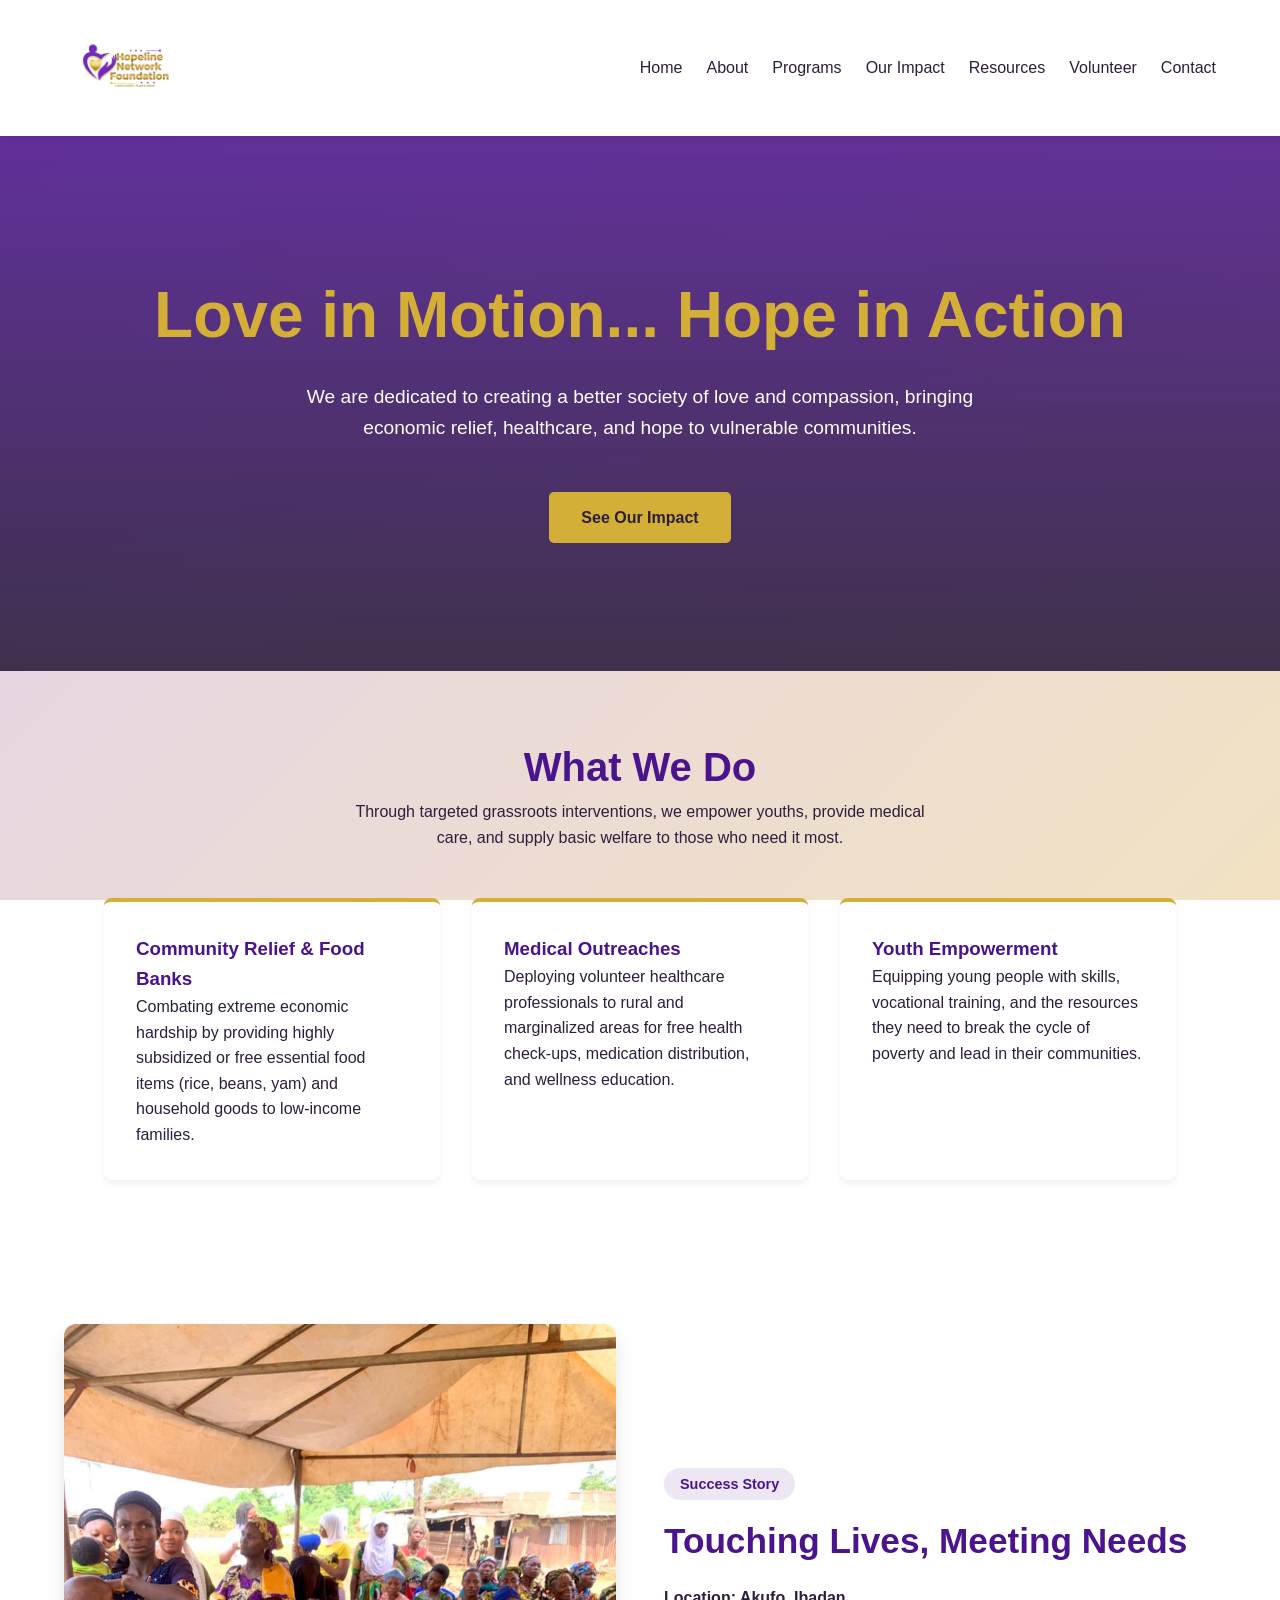
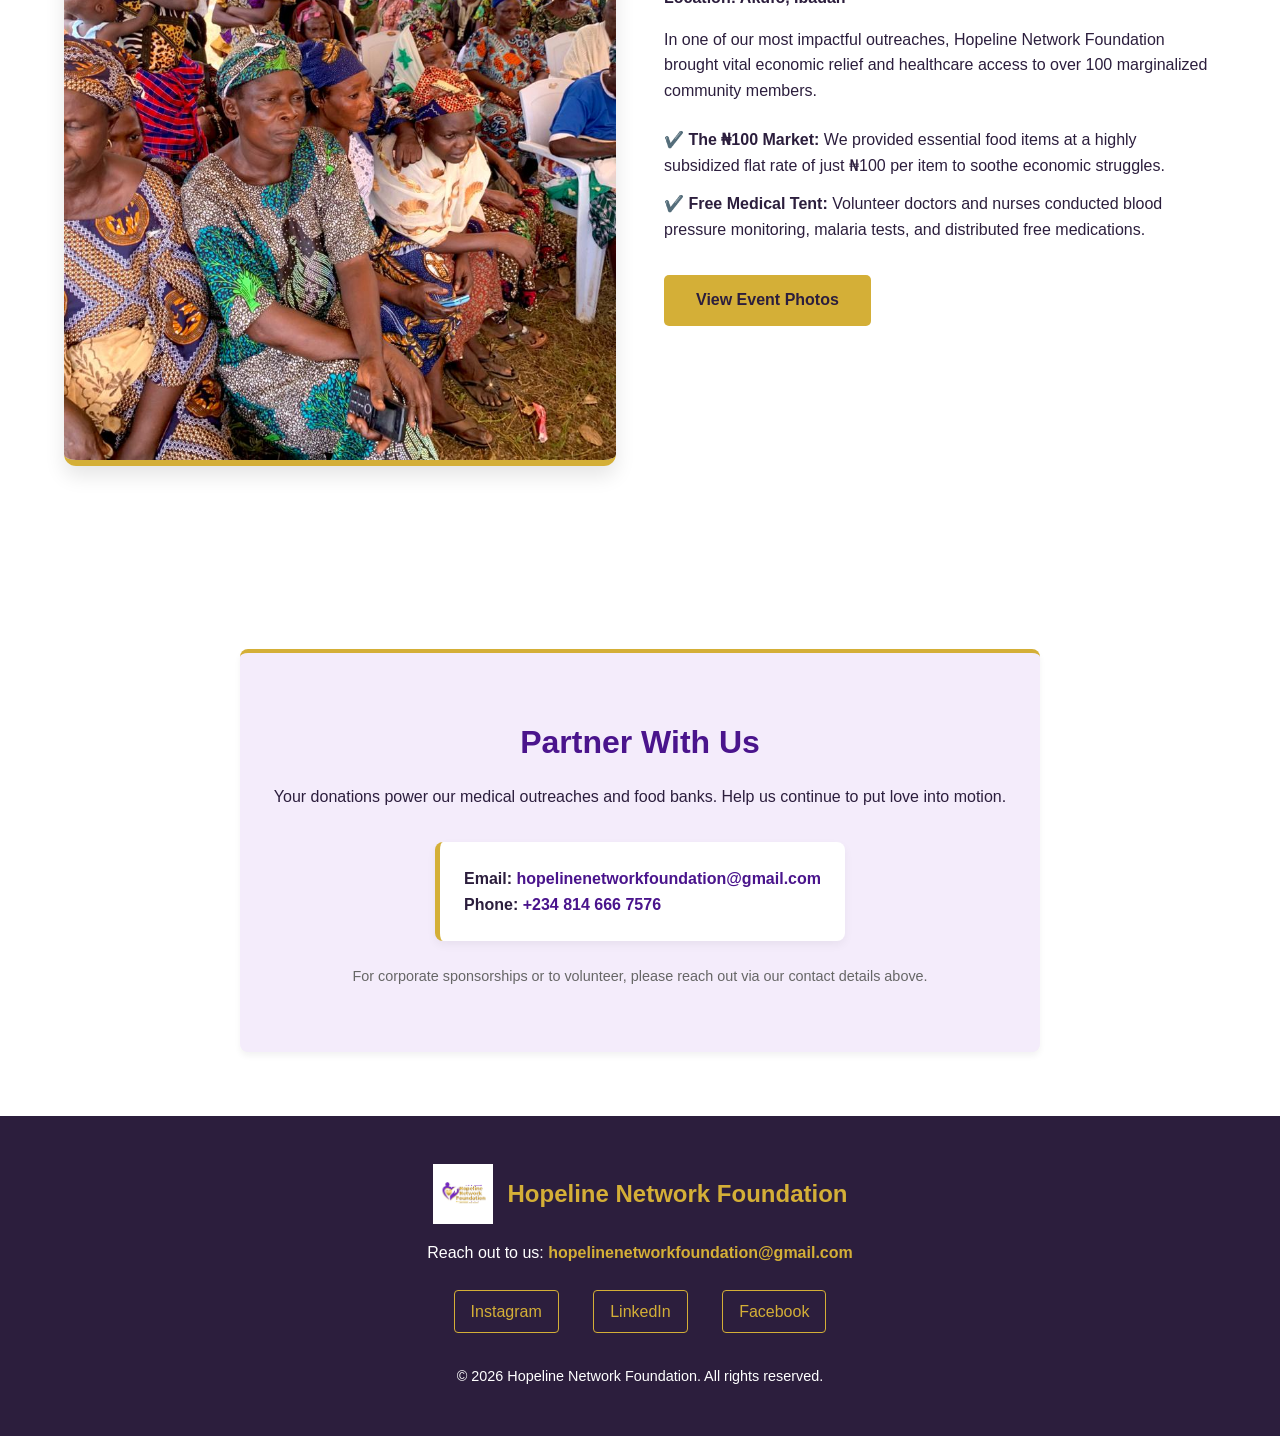
<file: index.html>
<!DOCTYPE html>
<html lang="en">
<head>
    <meta charset="UTF-8">
    <meta name="viewport" content="width=device-width, initial-scale=1.0">
    <title>Hopeline Network Foundation | Home</title>
    <link rel="stylesheet" href="styles.css">
</head>
<body>
    
    <header>
        <nav class="main-nav">
            <a href="index.html" class="logo">
                <img src="logo.png" alt="Hopeline Network Logo"> 
            </a>
            
            <ul class="nav-links">
                <li><a href="index.html">Home</a></li>
                <li><a href="about.html">About</a></li>
                <li><a href="work.html">Programs</a></li>
                <li><a href="impact.html">Our Impact</a></li>
                <li><a href="resources.html">Resources</a></li>
                <li><a href="volunteer.html">Volunteer</a></li>
                <li><a href="contact.html">Contact</a></li>
            </ul>
        </nav>
    </header>

    <section class="hero animate-fade">
        <h1 class="animate-up">Love in Motion... Hope in Action</h1>
        <p class="animate-up">We are dedicated to creating a better society of love and compassion, bringing economic relief, healthcare, and hope to vulnerable communities.</p>
        <a href="impact.html" class="btn animate-up" style="margin-top: 1rem;">See Our Impact</a>
    </section>

    <div id="programs" class="container">
        <div style="text-align: center; margin-bottom: 3rem;">
            <h2 class="animate-up" style="color: var(--primary); font-size: 2.5rem;">What We Do</h2>
            <p class="animate-up" style="max-width: 600px; margin: auto;">Through targeted grassroots interventions, we empower youths, provide medical care, and supply basic welfare to those who need it most.</p>
        </div>

        <div class="grid-3">
            <div class="card animate-up">
                <h3 style="color: var(--primary);">Community Relief & Food Banks</h3>
                <p>Combating extreme economic hardship by providing highly subsidized or free essential food items (rice, beans, yam) and household goods to low-income families.</p>
            </div>
            <div class="card animate-up" style="transition-delay: 0.2s;">
                <h3 style="color: var(--primary);">Medical Outreaches</h3>
                <p>Deploying volunteer healthcare professionals to rural and marginalized areas for free health check-ups, medication distribution, and wellness education.</p>
            </div>
            <div class="card animate-up" style="transition-delay: 0.4s;">
                <h3 style="color: var(--primary);">Youth Empowerment</h3>
                <p>Equipping young people with skills, vocational training, and the resources they need to break the cycle of poverty and lead in their communities.</p>
            </div>
        </div>
    </div>

    <section id="impact" style="background-color: var(--white); padding: 5rem 5%;">
        <div class="container" style="padding: 0; display: flex; flex-wrap: wrap; align-items: center; gap: 3rem;">
            
            <div style="flex: 1; min-width: 300px;" class="animate-up">
                <img src="./2 (5).jpg" alt="Medical Outreach" style="width: 100%; border-radius: 12px; box-shadow: 0 10px 20px rgba(0,0,0,0.1); border-bottom: 6px solid var(--secondary);">
            </div>

            <div style="flex: 1; min-width: 300px;" class="animate-up">
                <span style="background: rgba(74, 20, 140, 0.1); color: var(--primary); padding: 0.5rem 1rem; border-radius: 20px; font-weight: bold; font-size: 0.9rem;">Success Story</span>
                <h2 style="color: var(--primary); font-size: 2.2rem; margin: 1rem 0;">Touching Lives, Meeting Needs</h2>
                <p style="margin-bottom: 1rem;"><strong>Location: Akufo, Ibadan</strong></p>
                <p style="margin-bottom: 1.5rem;">In one of our most impactful outreaches, Hopeline Network Foundation brought vital economic relief and healthcare access to over 100 marginalized community members. </p>
                <ul style="list-style: none; margin-bottom: 2rem;">
                    <li style="margin-bottom: 0.8rem;">✔️ <strong>The ₦100 Market:</strong> We provided essential food items at a highly subsidized flat rate of just ₦100 per item to soothe economic struggles.</li>
                    <li style="margin-bottom: 0.8rem;">✔️ <strong>Free Medical Tent:</strong> Volunteer doctors and nurses conducted blood pressure monitoring, malaria tests, and distributed free medications.</li>
                </ul>
                <a href="impact.html#gallery" class="btn">View Event Photos</a>
            </div>
        </div>
    </section>

    <section id="donate" class="container" style="text-align: center; margin-top: 2rem;">
        <div class="card animate-up" style="background: var(--light); max-width: 800px; margin: auto; padding: 4rem 2rem;">
            <h2 style="color: var(--primary); margin-bottom: 1rem; font-size: 2rem;">Partner With Us</h2>
            <p style="margin-bottom: 2rem;">Your donations power our medical outreaches and food banks. Help us continue to put love into motion.</p>
            
            <div style="background: var(--white); padding: 1.5rem; border-radius: 8px; display: inline-block; text-align: left; margin-bottom: 1.5rem; border-left: 5px solid var(--secondary); box-shadow: 0 4px 10px rgba(0,0,0,0.05);">
                <p><strong>Email:</strong> <a href="mailto:hopelinenetworkfoundation@gmail.com" style="color: var(--primary); font-weight: bold;">hopelinenetworkfoundation@gmail.com</a></p>
                <p><strong>Phone:</strong> <span style="color: var(--primary); font-weight: bold;">+234 814 666 7576</span></p>
            </div>
            
            <p style="font-size: 0.9rem; color: #666;">For corporate sponsorships or to volunteer, please reach out via our contact details above.</p>
        </div>
    </section>

    <footer>
        <div style="display: flex; justify-content: center; align-items: center; margin-bottom: 1rem;">
            <img src="logo.png" alt="Hopeline Logo" style="height: 60px; margin-right: 15px;">
            <h2 style="color: var(--secondary);">Hopeline Network Foundation</h2>
        </div>
        
        <div class="footer-contact">
            <p>Reach out to us: <a href="mailto:hopelinenetworkfoundation@gmail.com">hopelinenetworkfoundation@gmail.com</a></p>
        </div>

        <div class="social-links">
            <a href="https://www.instagram.com/hln_foundation?igsh=eTh5MHIzdDdvbXdl" target="_blank">Instagram</a>
            <a href="https://www.linkedin.com/company/hln-foundation/" target="_blank">LinkedIn</a>
            <a href="https://www.facebook.com/share/1P5WbY55Pj/" target="_blank">Facebook</a>
        </div>

        <p style="font-size: 0.9rem; margin-top: 2rem;">&copy; 2026 Hopeline Network Foundation. All rights reserved.</p>
    </footer>

    <script src="app.js"></script>
</body>
</html>
</file>
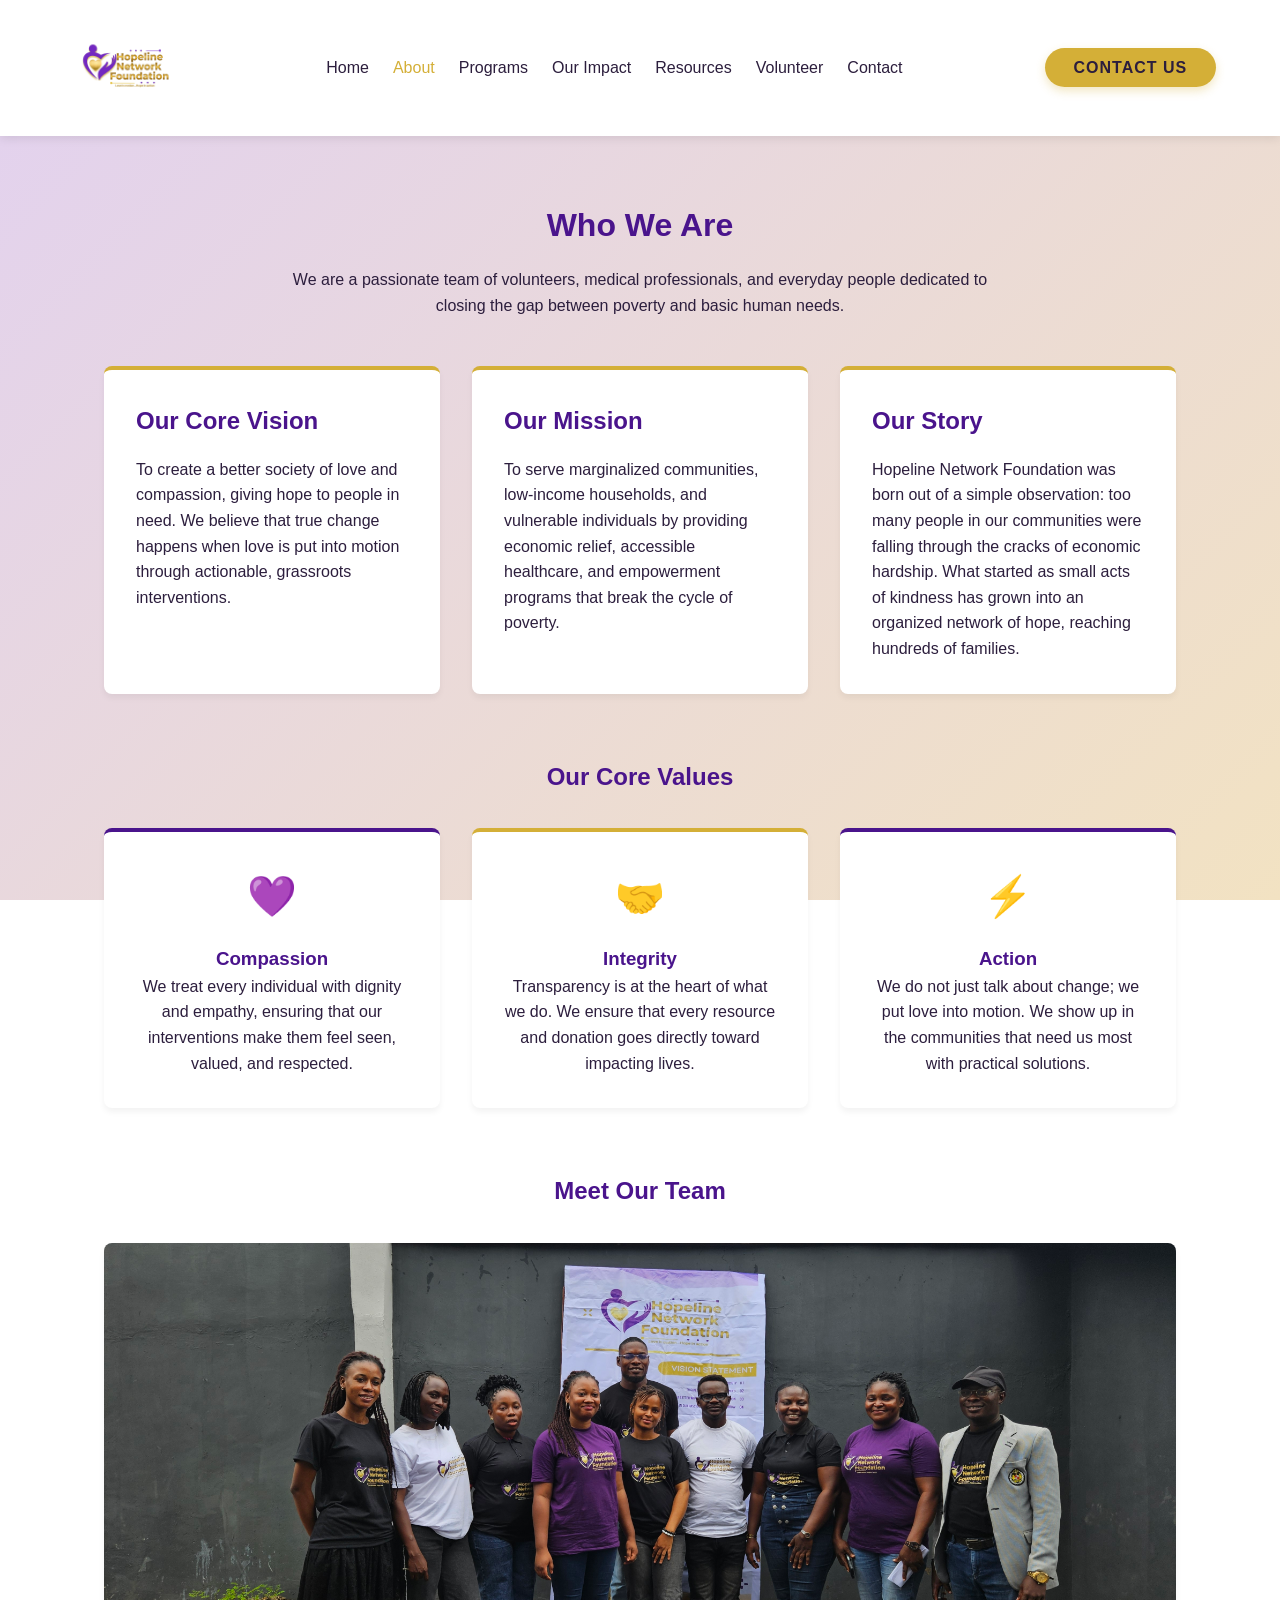
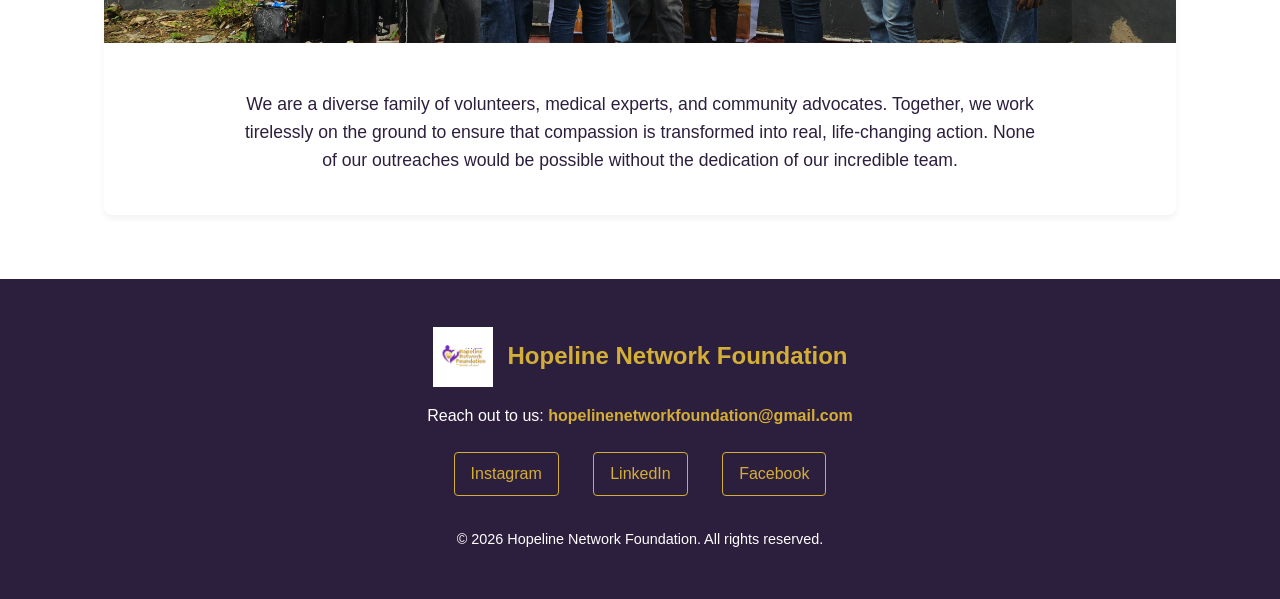
<file: about.html>
<!DOCTYPE html>
<html lang="en">
<head>
    <meta charset="UTF-8">
    <meta name="viewport" content="width=device-width, initial-scale=1.0">
    <title>Hopeline Network Foundation | About Us</title>
    <link rel="stylesheet" href="styles.css">
</head>
<body>
    <header>
        <nav class="main-nav">
            <a href="index.html" class="logo"><img src="logo.png" alt="Hopeline Logo"></a>
            <ul class="nav-links">
                <li><a href="index.html">Home</a></li><li><a href="about.html" style="color: var(--secondary);">About</a></li><li><a href="work.html">Programs</a></li><li><a href="impact.html">Our Impact</a></li><li><a href="resources.html">Resources</a></li><li><a href="volunteer.html">Volunteer</a></li><li><a href="contact.html">Contact</a></li>
            </ul>
            <div class="nav-cta"><a href="contact.html" class="btn-donate">Contact Us</a></div>
        </nav>
    </header>

    <div class="container">
        <h1 class="animate-up" style="margin-bottom: 1rem; color: var(--primary); text-align: center;">Who We Are</h1>
        <p class="animate-up" style="text-align: center; margin-bottom: 3rem; max-width: 700px; margin-left: auto; margin-right: auto;">We are a passionate team of volunteers, medical professionals, and everyday people dedicated to closing the gap between poverty and basic human needs.</p>
        
        <div class="grid-3" style="margin-bottom: 3rem;">
            <div class="card animate-up">
                <h2 style="color: var(--primary); margin-bottom: 1rem;">Our Core Vision</h2>
                <p>To create a better society of love and compassion, giving hope to people in need. We believe that true change happens when love is put into motion through actionable, grassroots interventions.</p>
            </div>
            
            <div class="card animate-up" style="transition-delay: 0.2s;">
                <h2 style="color: var(--primary); margin-bottom: 1rem;">Our Mission</h2>
                <p>To serve marginalized communities, low-income households, and vulnerable individuals by providing economic relief, accessible healthcare, and empowerment programs that break the cycle of poverty.</p>
            </div>

            <div class="card animate-up" style="transition-delay: 0.4s;">
                <h2 style="color: var(--primary); margin-bottom: 1rem;">Our Story</h2>
                <p>Hopeline Network Foundation was born out of a simple observation: too many people in our communities were falling through the cracks of economic hardship. What started as small acts of kindness has grown into an organized network of hope, reaching hundreds of families.</p>
            </div>
        </div>

        <h2 class="animate-up" style="color: var(--primary); text-align: center; margin-bottom: 2rem; margin-top: 4rem;">Our Core Values</h2>
        <div class="grid-3" style="text-align: center; margin-bottom: 4rem;">
            <div class="card animate-up" style="border-top: 4px solid var(--primary);">
                <div style="font-size: 2.5rem; margin-bottom: 1rem;">💜</div>
                <h3 style="color: var(--primary);">Compassion</h3>
                <p>We treat every individual with dignity and empathy, ensuring that our interventions make them feel seen, valued, and respected.</p>
            </div>
            
            <div class="card animate-up" style="transition-delay: 0.2s; border-top: 4px solid var(--secondary);">
                <div style="font-size: 2.5rem; margin-bottom: 1rem;">🤝</div>
                <h3 style="color: var(--primary);">Integrity</h3>
                <p>Transparency is at the heart of what we do. We ensure that every resource and donation goes directly toward impacting lives.</p>
            </div>

            <div class="card animate-up" style="transition-delay: 0.4s; border-top: 4px solid var(--primary);">
                <div style="font-size: 2.5rem; margin-bottom: 1rem;">⚡</div>
                <h3 style="color: var(--primary);">Action</h3>
                <p>We do not just talk about change; we put love into motion. We show up in the communities that need us most with practical solutions.</p>
            </div>
        </div>

        <!-- NEW: Meet Our Team & Group Photo Section -->
        <h2 class="animate-up" style="color: var(--primary); text-align: center; margin-bottom: 2rem;">Meet Our Team</h2>
        <div class="card animate-up" style="padding: 0; overflow: hidden; text-align: center; border-top: none;">
            <!-- Placeholder Group Photo - Replace the src link with your actual team photo later -->
            <img src="./20260530_152450.jpg" alt="Hopeline Network Team" style="width: 100%; height: 400px; object-fit: cover;">
            <div style="padding: 2.5rem 2rem;">
                <p style="font-size: 1.1rem; max-width: 800px; margin: 0 auto; color: var(--dark);">We are a diverse family of volunteers, medical experts, and community advocates. Together, we work tirelessly on the ground to ensure that compassion is transformed into real, life-changing action. None of our outreaches would be possible without the dedication of our incredible team.</p>
            </div>
        </div>
    </div>

    <footer>
        <div style="display: flex; justify-content: center; align-items: center; margin-bottom: 1rem;">
            <img src="logo.png" alt="Hopeline Logo" style="height: 60px; margin-right: 15px;">
            <h2 style="color: var(--secondary);">Hopeline Network Foundation</h2>
        </div>
        <div class="footer-contact"><p>Reach out to us: <a href="mailto:hopelinenetworkfoundation@gmail.com">hopelinenetworkfoundation@gmail.com</a></p></div>
        
        <div class="social-links">
            <a href="#" target="_blank">Instagram</a>
            <a href="#" target="_blank">LinkedIn</a>
            <a href="#" target="_blank">Facebook</a>
        </div>

        <p style="font-size: 0.9rem; margin-top: 2rem;">&copy; 2026 Hopeline Network Foundation. All rights reserved.</p>
    </footer>
    <script src="app.js"></script>
</body>
</html>
</file>
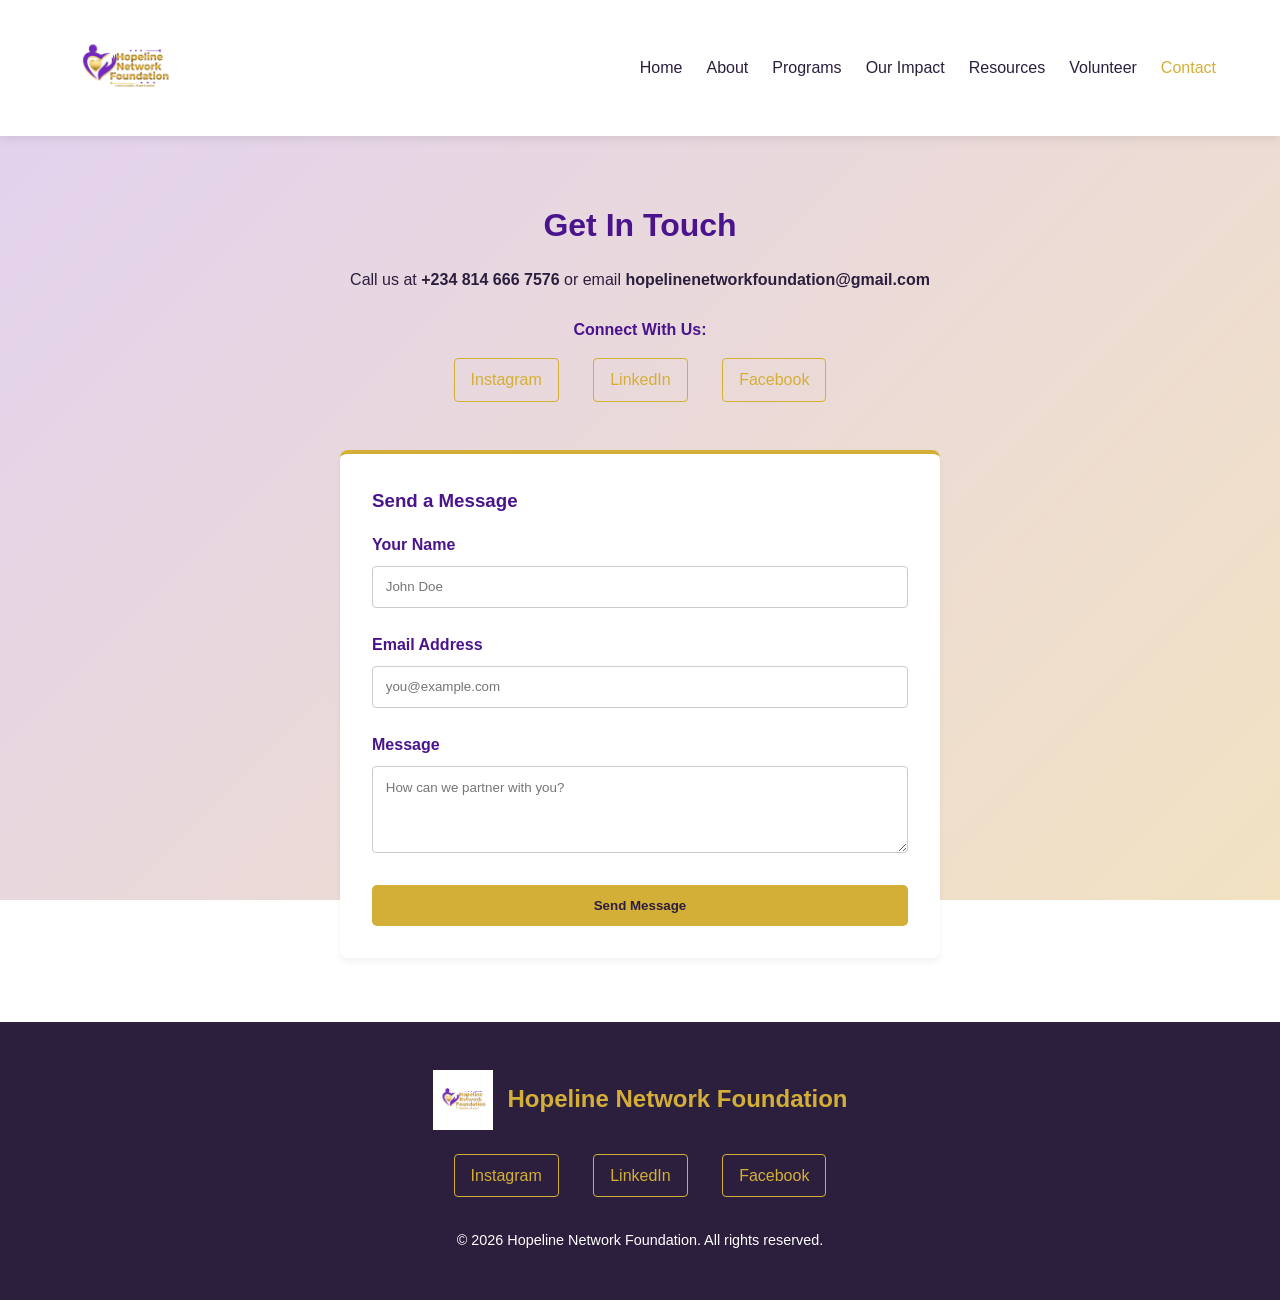
<file: contact.html>
<!DOCTYPE html>
<html lang="en">
<head>
    <meta charset="UTF-8">
    <title>Hopeline Network Foundation | Contact</title>
    <link rel="stylesheet" href="styles.css">
</head>
<body>
    <header>
        <nav class="main-nav">
            <a href="index.html" class="logo"><img src="logo.png" alt="Hopeline Logo"></a>
            <ul class="nav-links">
                <li><a href="index.html">Home</a></li><li><a href="about.html">About</a></li><li><a href="work.html">Programs</a></li><li><a href="impact.html">Our Impact</a></li><li><a href="resources.html">Resources</a></li><li><a href="volunteer.html">Volunteer</a></li><li><a href="contact.html" style="color: var(--secondary);">Contact</a></li>
            </ul>
        </nav>
    </header>

    <div class="container">
        <h1 class="animate-up" style="text-align: center; margin-bottom: 1rem; color: var(--primary);">Get In Touch</h1>
        <p class="animate-up" style="text-align: center; margin-bottom: 1.5rem;">Call us at <strong>+234 814 666 7576</strong> or email <strong>hopelinenetworkfoundation@gmail.com</strong></p>
        
        <!-- Added Socials to Main Contact Area -->
        <div class="social-links animate-up" style="text-align: center; margin-bottom: 3rem;">
            <p style="margin-bottom: 1rem; color: var(--primary); font-weight: bold;">Connect With Us:</p>
            <a href="https://www.instagram.com/hln_foundation?igsh=eTh5MHIzdDdvbXdl" target="_blank">Instagram</a>
            <a href="https://www.linkedin.com/company/hln-foundation/" target="_blank">LinkedIn</a>
            <a href="https://www.facebook.com/share/1P5WbY55Pj/" target="_blank">Facebook</a>
        </div>
        
        <div style="max-width: 600px; margin: 0 auto;">
            <div class="card animate-up">
                <h3 style="color: var(--primary); margin-bottom: 1rem;">Send a Message</h3>
                <form>
                    <div class="form-group">
                        <label>Your Name</label>
                        <input type="text" placeholder="John Doe">
                    </div>
                    <div class="form-group">
                        <label>Email Address</label>
                        <input type="email" placeholder="you@example.com">
                    </div>
                    <div class="form-group">
                        <label>Message</label>
                        <textarea rows="4" placeholder="How can we partner with you?"></textarea>
                    </div>
                    <button type="button" class="btn" style="width: 100%;">Send Message</button>
                </form>
            </div>
        </div>
    </div>

    <footer>
        <div style="display: flex; justify-content: center; align-items: center; margin-bottom: 1rem;">
            <img src="logo.png" alt="Hopeline Logo" style="height: 60px; margin-right: 15px;">
            <h2 style="color: var(--secondary);">Hopeline Network Foundation</h2>
        </div>
        
        <!-- Added Socials to Footer -->
        <div class="social-links">
            <a href="https://www.instagram.com/hln_foundation?igsh=eTh5MHIzdDdvbXdl" target="_blank">Instagram</a>
            <a href="https://www.linkedin.com/company/hln-foundation/" target="_blank">LinkedIn</a>
            <a href="https://www.facebook.com/share/1P5WbY55Pj/" target="_blank">Facebook</a>
        </div>

        <p style="font-size: 0.9rem; margin-top: 2rem;">&copy; 2026 Hopeline Network Foundation. All rights reserved.</p>
    </footer>
    <script src="app.js"></script>
</body>
</html>
</file>
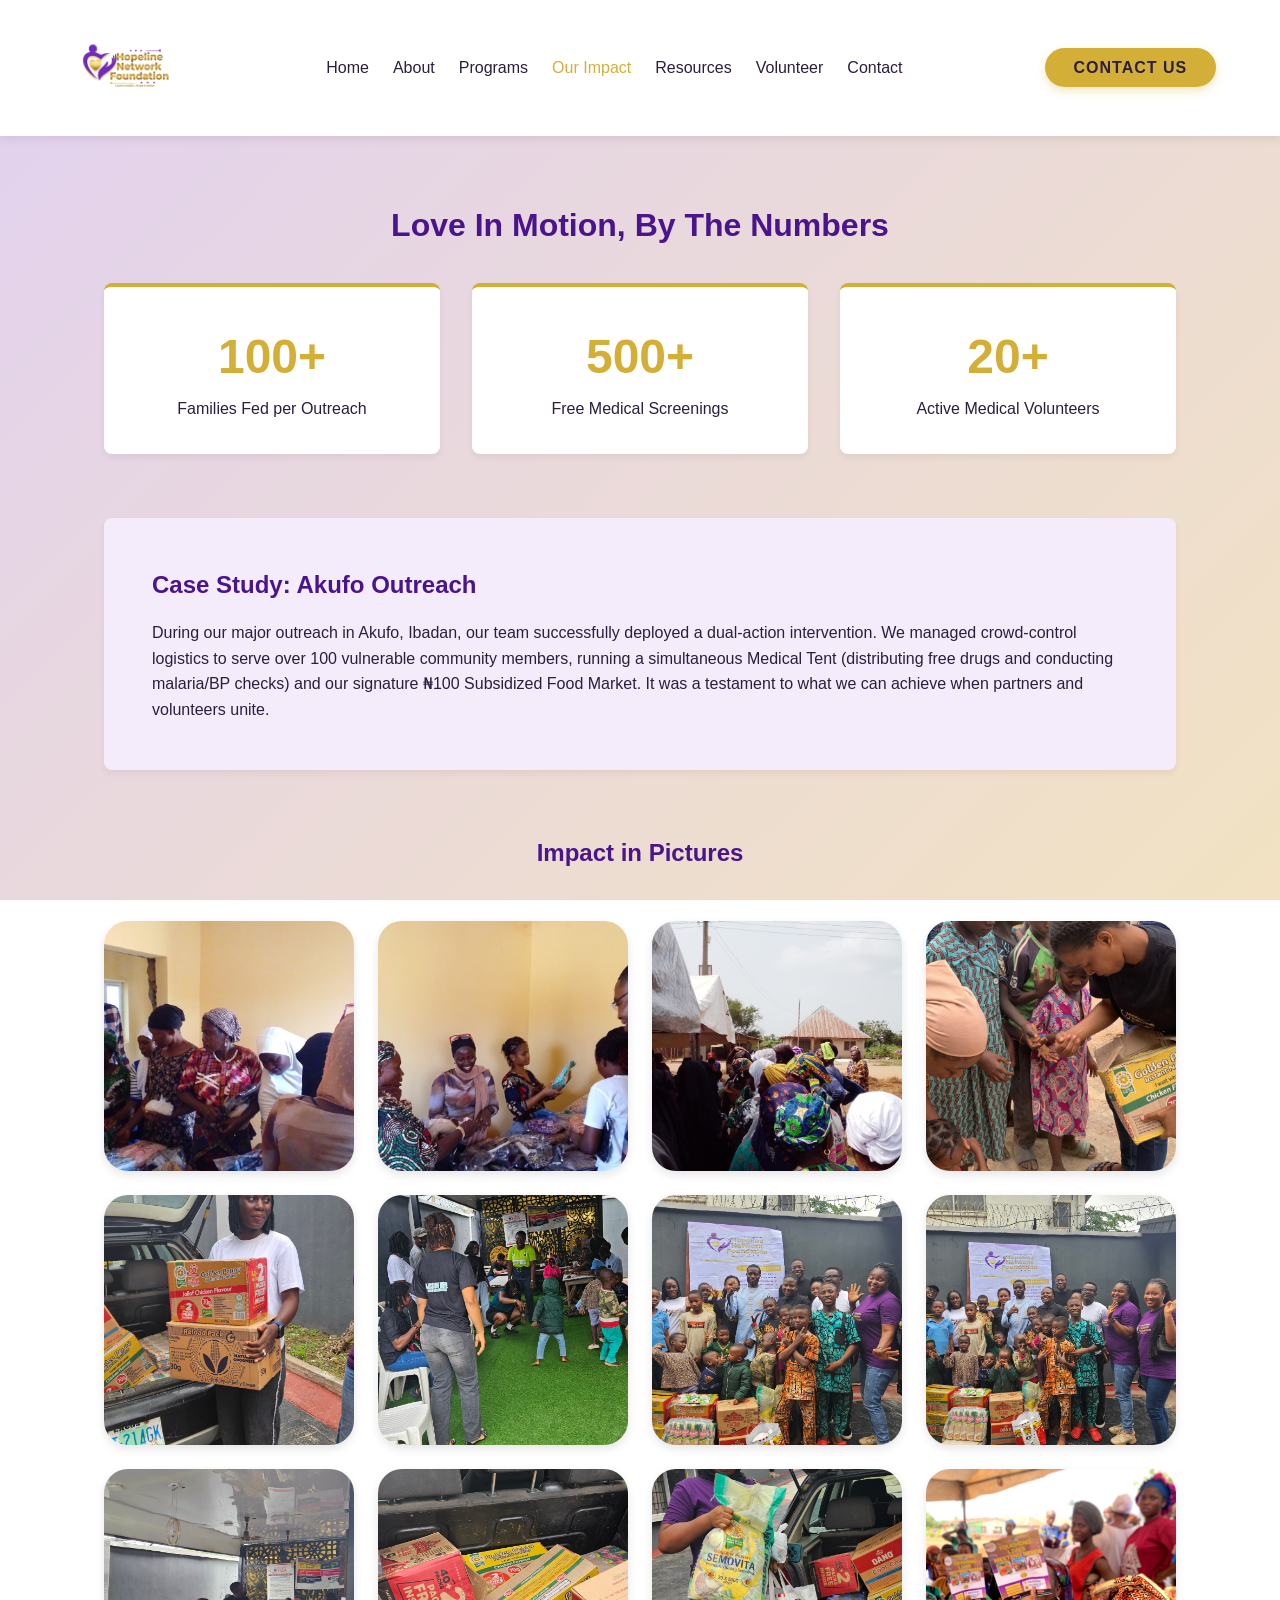
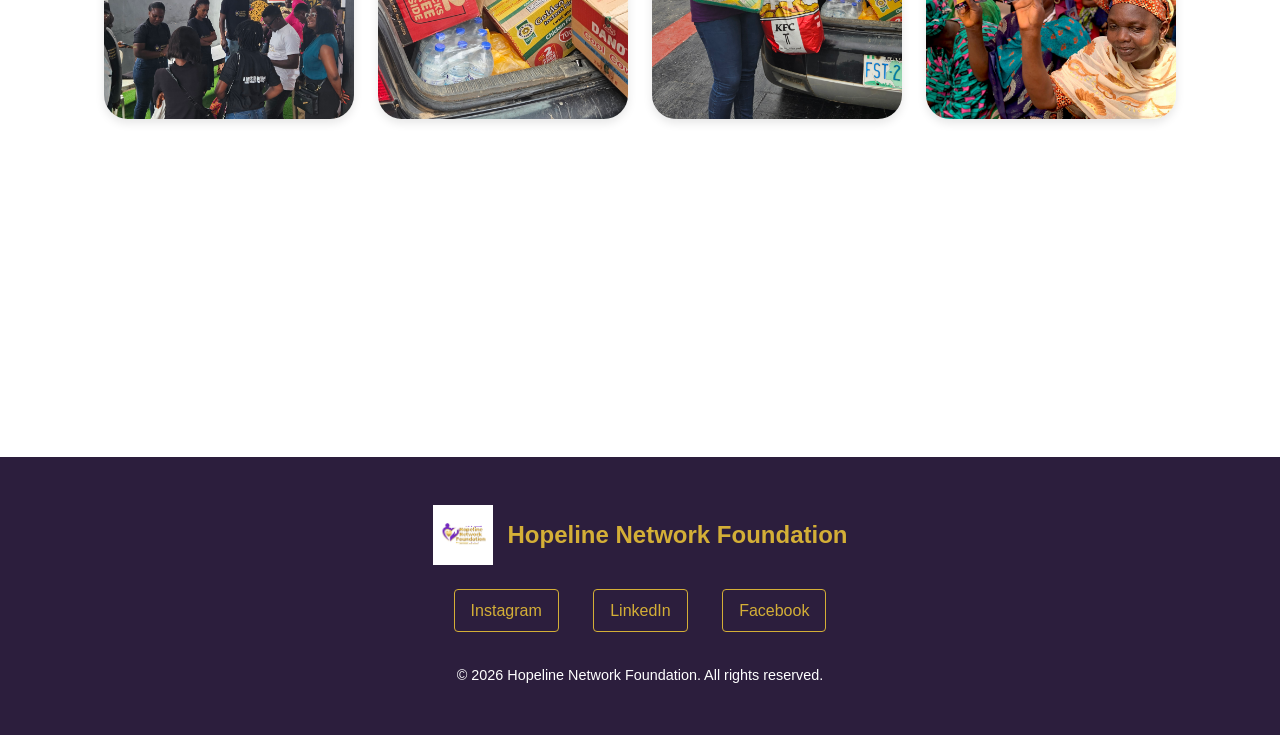
<file: impact.html>
<!DOCTYPE html>
<html lang="en">
<head>
    <meta charset="UTF-8">
    <title>Hopeline Network Foundation | Impact</title>
    <link rel="stylesheet" href="styles.css">
</head>
<body>
    <header>
        <nav class="main-nav">
            <a href="index.html" class="logo"><img src="logo.png" alt="Hopeline Logo"></a>
            <ul class="nav-links">
                <li><a href="index.html">Home</a></li><li><a href="about.html">About</a></li><li><a href="work.html">Programs</a></li><li><a href="impact.html" style="color: var(--secondary);">Our Impact</a></li><li><a href="resources.html">Resources</a></li><li><a href="volunteer.html">Volunteer</a></li><li><a href="contact.html">Contact</a></li>
            </ul>
            <div class="nav-cta"><a href="contact.html" class="btn-donate">Contact Us</a></div>
        </nav>
    </header>

    <div class="container">
        <h1 class="animate-up" style="text-align: center; color: var(--primary); margin-bottom: 1rem;">Love In Motion, By The Numbers</h1>
        
        <div class="grid-3" style="text-align: center; margin-bottom: 4rem;">
            <div class="card animate-up">
                <h2 style="font-size: 3rem; color: var(--secondary);">100+</h2>
                <p>Families Fed per Outreach</p>
            </div>
            <div class="card animate-up" style="transition-delay: 0.2s;">
                <h2 style="font-size: 3rem; color: var(--secondary);">500+</h2>
                <p>Free Medical Screenings</p>
            </div>
            <div class="card animate-up" style="transition-delay: 0.4s;">
                <h2 style="font-size: 3rem; color: var(--secondary);">20+</h2>
                <p>Active Medical Volunteers</p>
            </div>
        </div>

        <div class="card animate-up" style="background: var(--light); border: none; padding: 3rem; margin-bottom: 4rem;">
            <h2 style="color: var(--primary); margin-bottom: 1rem;">Case Study: Akufo Outreach</h2>
            <p>During our major outreach in Akufo, Ibadan, our team successfully deployed a dual-action intervention. We managed crowd-control logistics to serve over 100 vulnerable community members, running a simultaneous Medical Tent (distributing free drugs and conducting malaria/BP checks) and our signature ₦100 Subsidized Food Market. It was a testament to what we can achieve when partners and volunteers unite.</p>
        </div>

        <!-- Linked 15 Image Gallery -->
        <div id="gallery">
            <h2 class="animate-up" style="text-align: center; color: var(--primary); margin-bottom: 3rem;">Impact in Pictures</h2>
            <div style="display: grid; grid-template-columns: repeat(auto-fit, minmax(250px, 1fr)); gap: 1.5rem;">
                
                <!-- Row 1 -->
                <img src="./IMG-20251213-WA0029.jpg" class="gallery-img animate-up" alt="Outreach Photo 1">
                <img src="./IMG-20251213-WA0032.jpg" class="gallery-img animate-up" style="transition-delay: 0.1s;" alt="Outreach Photo 2">
                <img src="./IMG-20251213-WA0069.jpg" class="gallery-img animate-up" style="transition-delay: 0.2s;" alt="Outreach Photo 3">
                <img src="./IMG-20251215-WA0151.jpg" class="gallery-img animate-up" style="transition-delay: 0.3s;" alt="Outreach Photo 4">
                
                <!-- Row 2 -->
                <img src="./1 (1).jpg" class="gallery-img animate-up" alt="Outreach Photo 5">
                <img src="./1 (2).jpg" class="gallery-img animate-up" style="transition-delay: 0.1s;" alt="Outreach Photo 6">
                <img src="./1 (3).jpg" class="gallery-img animate-up" style="transition-delay: 0.2s;" alt="Outreach Photo 7">
                <img src="./1 (4).jpg" class="gallery-img animate-up" style="transition-delay: 0.3s;" alt="Outreach Photo 8">
                
                <!-- Row 3 -->
                <img src="./1 (5).jpg" class="gallery-img animate-up" alt="Outreach Photo 9">
                <img src="./1 (6).jpg" class="gallery-img animate-up" style="transition-delay: 0.1s;" alt="Outreach Photo 10">
                <img src="./1 (7).jpg" class="gallery-img animate-up" style="transition-delay: 0.2s;" alt="Outreach Photo 11">
                <img src="./2 (1).jpg" class="gallery-img animate-up" style="transition-delay: 0.3s;" alt="Outreach Photo 12">

                <!-- Row 4 -->
                <img src="./2 (2).jpg" class="gallery-img animate-up" alt="Outreach Photo 13">
                <img src="./2 (3).jpg" class="gallery-img animate-up" style="transition-delay: 0.1s;" alt="Outreach Photo 14">
                <img src="./2 (4).jpg" class="gallery-img animate-up" style="transition-delay: 0.2s;" alt="Outreach Photo 15">
            </div>
        </div>
    </div>

    <footer>
        <div style="display: flex; justify-content: center; align-items: center; margin-bottom: 1rem;">
            <img src="logo.png" alt="Hopeline Logo" style="height: 60px; margin-right: 15px;">
            <h2 style="color: var(--secondary);">Hopeline Network Foundation</h2>
        </div>
        
        <div class="social-links">
            <a href="https://www.instagram.com/hln_foundation?igsh=eTh5MHIzdDdvbXdl" target="_blank">Instagram</a>
            <a href="https://www.linkedin.com/company/hln-foundation/" target="_blank">LinkedIn</a>
            <a href="https://www.facebook.com/share/1P5WbY55Pj/" target="_blank">Facebook</a>
        </div>

        <p style="font-size: 0.9rem; margin-top: 2rem;">&copy; 2026 Hopeline Network Foundation. All rights reserved.</p>
    </footer>
    <script src="app.js"></script>
</body>
</html>
</file>
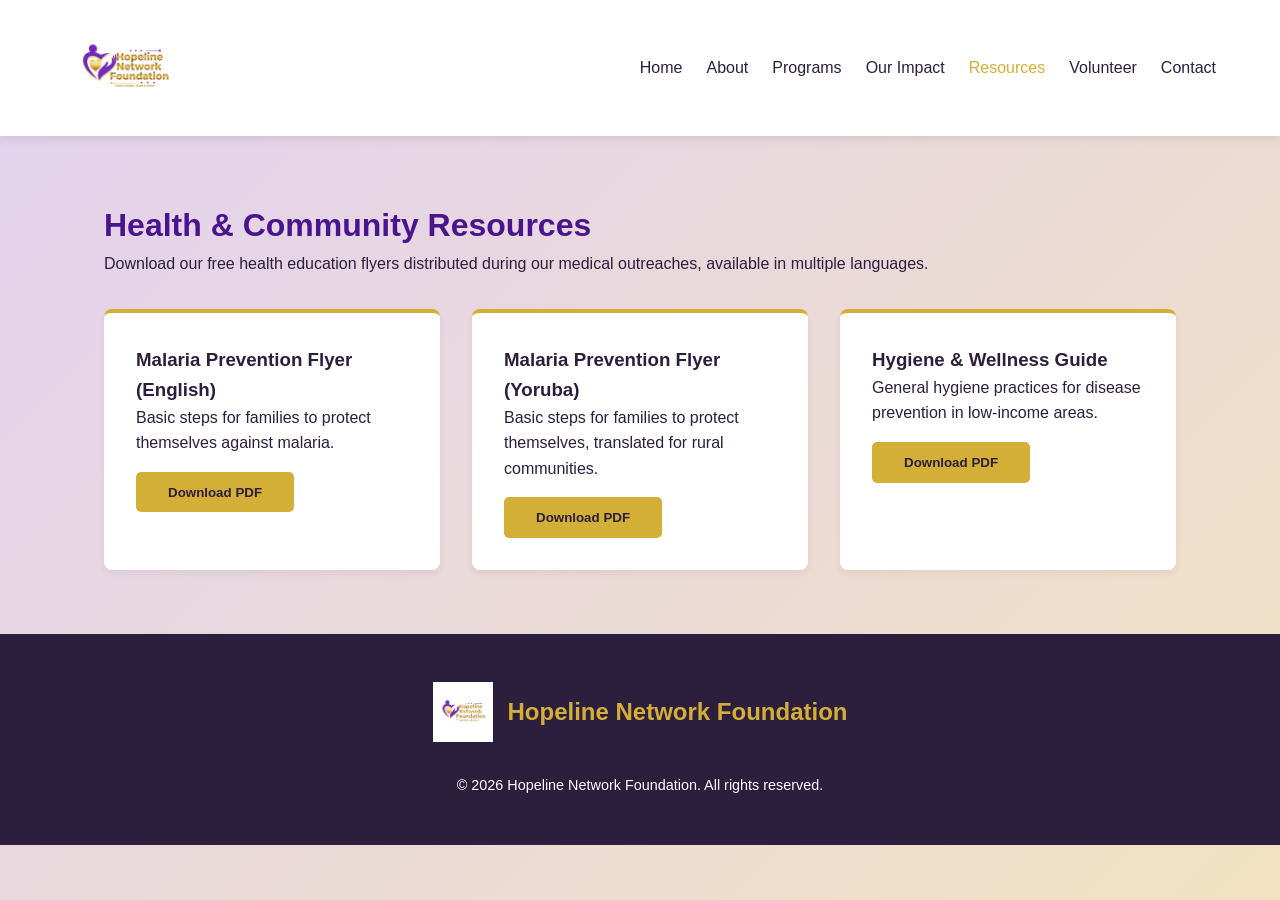
<file: resources.html>
<!DOCTYPE html>
<html lang="en">
<head>
    <meta charset="UTF-8">
    <title>Hopeline Network Foundation | Resources</title>
    <link rel="stylesheet" href="styles.css">
</head>
<body>
    <header>
        <nav class="main-nav">
            <a href="index.html" class="logo"><img src="logo.png" alt="Hopeline Logo"></a>
            <ul class="nav-links">
                <li><a href="index.html">Home</a></li><li><a href="about.html">About</a></li><li><a href="work.html">Programs</a></li><li><a href="impact.html">Our Impact</a></li><li><a href="resources.html" style="color: var(--secondary);">Resources</a></li><li><a href="volunteer.html">Volunteer</a></li><li><a href="contact.html">Contact</a></li>
            </ul>
            <!-- <div class="nav-cta"><a href="contact.html#donate" class="btn-donate">Donate Now</a></div> -->
        </nav>
    </header>

    <div class="container">
        <h1 class="animate-up" style="color: var(--primary);">Health & Community Resources</h1>
        <p class="animate-fade" style="margin-bottom: 2rem;">Download our free health education flyers distributed during our medical outreaches, available in multiple languages.</p>
        
        <div class="grid-3">
            <div class="card animate-up">
                <h3>Malaria Prevention Flyer (English)</h3>
                <p>Basic steps for families to protect themselves against malaria.</p>
                <button class="btn" style="margin-top: 1rem;">Download PDF</button>
            </div>

            <div class="card animate-up">
                <h3>Malaria Prevention Flyer (Yoruba)</h3>
                <p>Basic steps for families to protect themselves, translated for rural communities.</p>
                <button class="btn" style="margin-top: 1rem;">Download PDF</button>
            </div>
            
            <div class="card animate-up">
                <h3>Hygiene & Wellness Guide</h3>
                <p>General hygiene practices for disease prevention in low-income areas.</p>
                <button class="btn" style="margin-top: 1rem;">Download PDF</button>
            </div>
        </div>
    </div>

    <footer>
        <div style="display: flex; justify-content: center; align-items: center; margin-bottom: 1rem;">
            <img src="logo.png" alt="Hopeline Logo" style="height: 60px; margin-right: 15px;">
            <h2 style="color: var(--secondary);">Hopeline Network Foundation</h2>
        </div>
        <p style="font-size: 0.9rem; margin-top: 2rem;">&copy; 2026 Hopeline Network Foundation. All rights reserved.</p>
    </footer>
    <script src="app.js"></script>
</body>
</html>
</file>
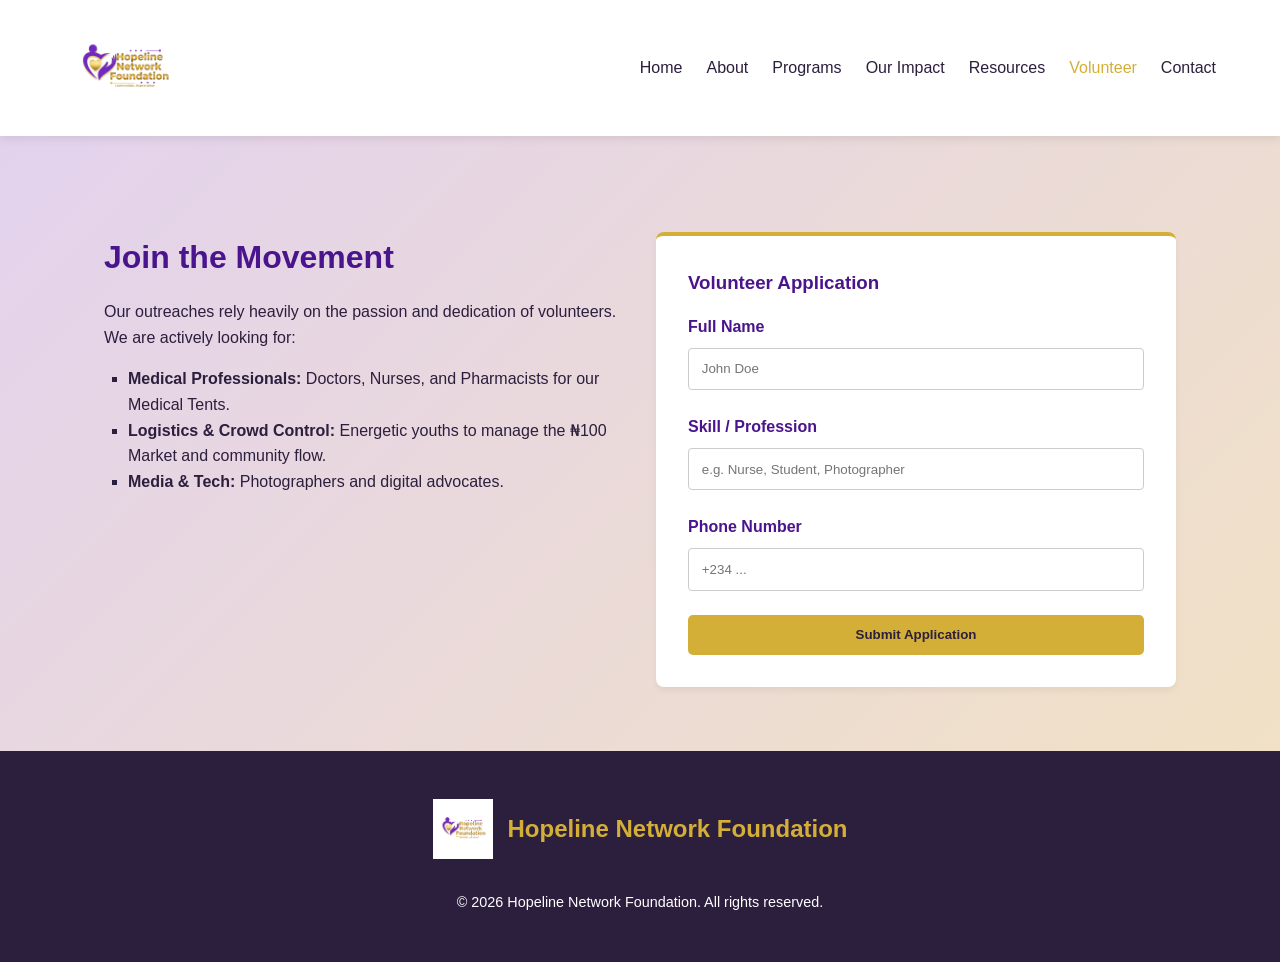
<file: volunteer.html>
<!DOCTYPE html>
<html lang="en">
<head>
    <meta charset="UTF-8">
    <title>Hopeline Network Foundation | Volunteer</title>
    <link rel="stylesheet" href="styles.css">
</head>
<body>
    <header>
        <nav class="main-nav">
            <a href="index.html" class="logo"><img src="logo.png" alt="Hopeline Logo"></a>
            <ul class="nav-links">
                <li><a href="index.html">Home</a></li><li><a href="about.html">About</a></li><li><a href="work.html">Programs</a></li><li><a href="impact.html">Our Impact</a></li><li><a href="resources.html">Resources</a></li><li><a href="volunteer.html" style="color: var(--secondary);">Volunteer</a></li><li><a href="contact.html">Contact</a></li>
            </ul>
        </nav>
    </header>

    <div class="container">
        <!-- Removed inline grid-template-columns style to allow mobile stacking -->
        <div class="grid-3">
            <div class="animate-fade">
                <h1 style="color: var(--primary);">Join the Movement</h1>
                <p style="margin-top: 1rem; margin-bottom: 1rem;">Our outreaches rely heavily on the passion and dedication of volunteers. We are actively looking for:</p>
                <ul style="list-style: square; padding-left: 1.5rem; color: var(--dark);">
                    <li><strong>Medical Professionals:</strong> Doctors, Nurses, and Pharmacists for our Medical Tents.</li>
                    <li><strong>Logistics & Crowd Control:</strong> Energetic youths to manage the ₦100 Market and community flow.</li>
                    <li><strong>Media & Tech:</strong> Photographers and digital advocates.</li>
                </ul>
            </div>
            
            <div class="card animate-up">
                <h3 style="color: var(--primary);">Volunteer Application</h3>
                <form style="margin-top: 1rem;">
                    <div class="form-group">
                        <label>Full Name</label>
                        <input type="text" placeholder="John Doe">
                    </div>
                    <div class="form-group">
                        <label>Skill / Profession</label>
                        <input type="text" placeholder="e.g. Nurse, Student, Photographer">
                    </div>
                    <div class="form-group">
                        <label>Phone Number</label>
                        <input type="text" placeholder="+234 ...">
                    </div>
                    <button type="submit" class="btn" style="width: 100%;">Submit Application</button>
                </form>
            </div>
        </div>
    </div>

    <footer>
        <div style="display: flex; justify-content: center; align-items: center; margin-bottom: 1rem;">
            <img src="logo.png" alt="Hopeline Logo" style="height: 60px; margin-right: 15px;">
            <h2 style="color: var(--secondary);">Hopeline Network Foundation</h2>
        </div>
        <p style="font-size: 0.9rem; margin-top: 2rem;">&copy; 2026 Hopeline Network Foundation. All rights reserved.</p>
    </footer>
    <script src="app.js"></script>
</body>
</html>
</file>
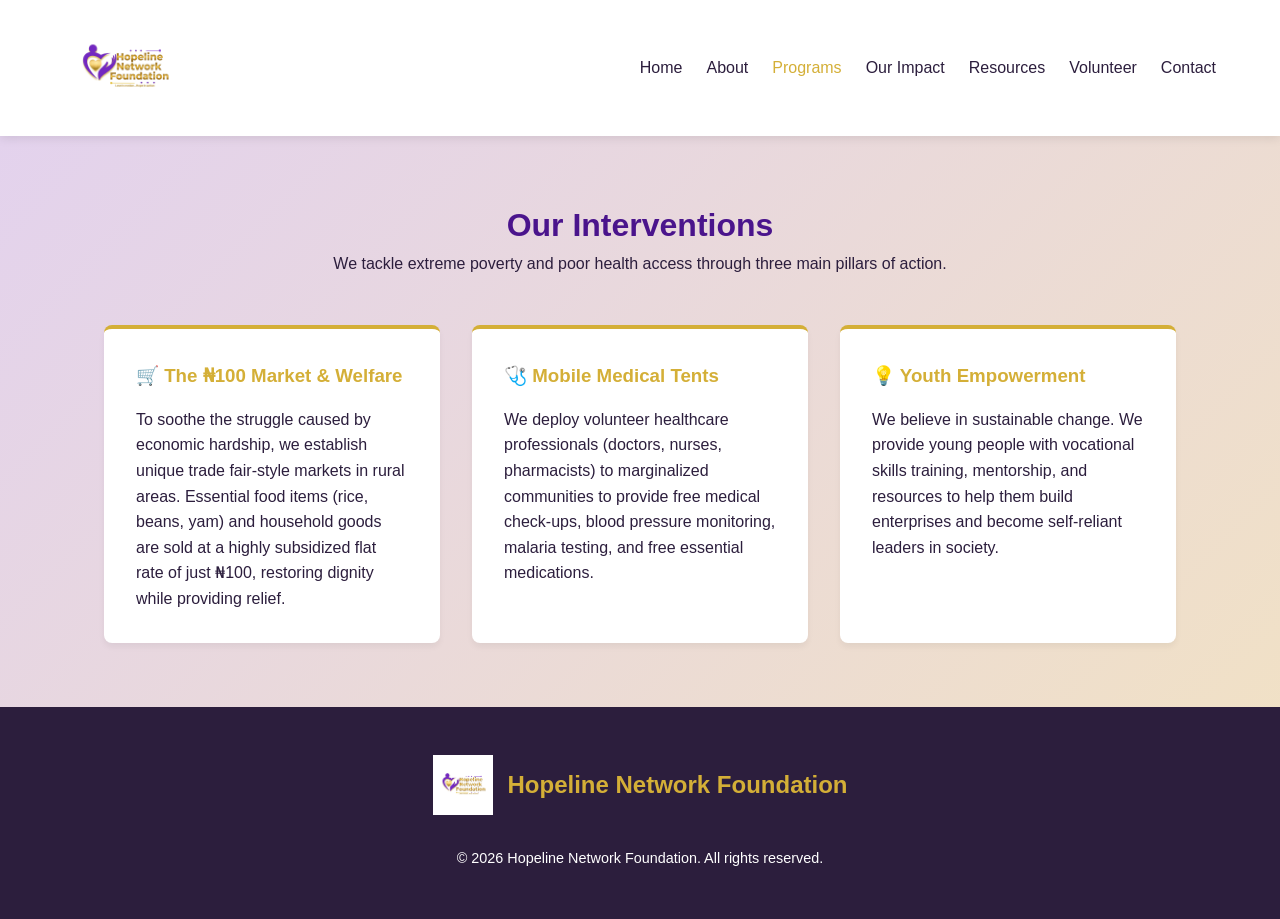
<file: work.html>
<!DOCTYPE html>
<html lang="en">
<head>
    <meta charset="UTF-8">
    <title>Hopeline Network Foundation | Programs</title>
    <link rel="stylesheet" href="styles.css">
</head>
<body>
    <header>
        <nav class="main-nav">
            <a href="index.html" class="logo"><img src="logo.png" alt="Hopeline Logo"></a>
            <ul class="nav-links">
                <li><a href="index.html">Home</a></li><li><a href="about.html">About</a></li><li><a href="work.html" style="color: var(--secondary);">Programs</a></li><li><a href="impact.html">Our Impact</a></li><li><a href="resources.html">Resources</a></li><li><a href="volunteer.html">Volunteer</a></li><li><a href="contact.html">Contact</a></li>
            </ul>
            <!-- <div class="nav-cta"><a href="contact.html#donate" class="btn-donate">Donate Now</a></div> -->
        </nav>
    </header>

    <div class="container">
        <h1 class="animate-up" style="text-align:center; color: var(--primary);">Our Interventions</h1>
        <p class="animate-up" style="text-align:center; margin-bottom: 3rem;">We tackle extreme poverty and poor health access through three main pillars of action.</p>
        
        <div class="grid-3">
            <div class="card animate-up">
                <h3 style="color: var(--secondary); margin-bottom: 1rem;">🛒 The ₦100 Market & Welfare</h3>
                <p>To soothe the struggle caused by economic hardship, we establish unique trade fair-style markets in rural areas. Essential food items (rice, beans, yam) and household goods are sold at a highly subsidized flat rate of just ₦100, restoring dignity while providing relief.</p>
            </div>
            <div class="card animate-up">
                <h3 style="color: var(--secondary); margin-bottom: 1rem;">🩺 Mobile Medical Tents</h3>
                <p>We deploy volunteer healthcare professionals (doctors, nurses, pharmacists) to marginalized communities to provide free medical check-ups, blood pressure monitoring, malaria testing, and free essential medications.</p>
            </div>
            <div class="card animate-up">
                <h3 style="color: var(--secondary); margin-bottom: 1rem;">💡 Youth Empowerment</h3>
                <p>We believe in sustainable change. We provide young people with vocational skills training, mentorship, and resources to help them build enterprises and become self-reliant leaders in society.</p>
            </div>
        </div>
    </div>

    <footer>
        <div style="display: flex; justify-content: center; align-items: center; margin-bottom: 1rem;">
            <img src="logo.png" alt="Hopeline Logo" style="height: 60px; margin-right: 15px;">
            <h2 style="color: var(--secondary);">Hopeline Network Foundation</h2>
        </div>
        <p style="font-size: 0.9rem; margin-top: 2rem;">&copy; 2026 Hopeline Network Foundation. All rights reserved.</p>
    </footer>
    <script src="app.js"></script>
</body>
</html>
</file>
<file: styles.css>
/* styles.css */
:root {
    --primary: #4A148C; /* Deep Royal Purple */
    --secondary: #D4AF37; /* Metallic Gold */
    --light: #f4ecfb; /* Richer soft purple tint */
    --dark: #2c1e3d; /* Dark purple for text/footers */
    --white: #ffffff;
}

* {
    margin: 0;
    padding: 0;
    box-sizing: border-box;
    font-family: 'Segoe UI', Tahoma, Geneva, Verdana, sans-serif;
}

body {
    line-height: 1.6;
    color: var(--dark);
    /* A much more noticeable diagonal gradient from purple to gold */
    background: linear-gradient(135deg, #e2d1f0 0%, #f2e2c2 100%);
    background-attachment: fixed; 
}

a { text-decoration: none; color: inherit; }
ul { list-style: none; }

/* Navigation */
header {
    background: var(--white);
    box-shadow: 0 2px 10px rgba(0,0,0,0.1);
    position: relative; /* Unglued from the top */
    z-index: 1000;
}

/* The new balanced 3-column layout */
.main-nav {
    display: flex;
    justify-content: space-between; /* Spreads the 3 items perfectly */
    align-items: center;
    padding: 0.5rem 5%; /* Keeps it from touching the extreme edges */
    max-width: 1600px; /* Prevents stretching infinitely on giant monitors */
    margin: auto;
}

.logo {
    display: flex;
    align-items: center;
    border: none;
    text-decoration: none;
}

/* Updated Logo Sizing to make slogan visible */
.logo img {
    height: 120px; 
    max-height: 120px;
    width: auto;
    object-fit: contain;
}

.nav-links { 
    display: flex; 
    gap: 1.5rem; 
}

.nav-links a:hover { 
    color: var(--secondary); 
}

/* Specific styling for the header Donate button */
.btn-donate {
    background: var(--secondary); /* Metallic Gold */
    color: var(--dark);
    padding: 0.7rem 1.8rem;
    border-radius: 30px; /* Pill-shape makes it stand out */
    font-weight: bold;
    text-transform: uppercase;
    letter-spacing: 1px;
    transition: all 0.3s ease;
    box-shadow: 0 4px 10px rgba(212, 175, 55, 0.3); /* Soft gold shadow */
}

.btn-donate:hover {
    background: var(--primary); /* Turns Purple on hover */
    color: var(--secondary); /* Text turns Gold */
    box-shadow: 0 4px 15px rgba(74, 20, 140, 0.4);
    transform: translateY(-2px); /* Slight lift effect */
}

/* Layouts & Containers */
.container {
    max-width: 1200px;
    margin: 0 auto;
    padding: 4rem 5%;
}

/* Hero Section */
.hero {
    background: linear-gradient(rgba(74, 20, 140, 0.85), rgba(44, 30, 61, 0.9)), url('https://images.unsplash.com/photo-1529390079861-591de354faf5?ixlib=rb-4.0.3&auto=format&fit=crop&w=1470&q=80') center/cover;
    color: var(--white);
    text-align: center;
    padding: 8rem 5%;
}

.hero h1 { 
    font-size: 4rem; 
    margin-bottom: 1rem; 
    color: var(--secondary); /* Slogan in Gold */
    font-weight: 800;
}
.hero p { font-size: 1.2rem; max-width: 700px; margin: 0 auto 2rem; }

/* General Button Styles */
.btn {
    display: inline-block;
    padding: 0.8rem 2rem;
    border-radius: 5px;
    font-weight: bold;
    background: var(--secondary);
    color: var(--dark); /* Dark text on gold button for contrast */
    transition: 0.3s;
    border: none;
    cursor: pointer;
}
.btn:hover { 
    background: #b5952f; 
    color: var(--white);
}

.grid-3 {
    display: grid;
    grid-template-columns: repeat(auto-fit, minmax(300px, 1fr));
    gap: 2rem;
    margin-top: 2rem;
}

.card {
    background: var(--white);
    padding: 2rem;
    border-radius: 8px;
    box-shadow: 0 4px 6px rgba(0,0,0,0.05);
    border-top: 4px solid var(--secondary); /* Gold accent on cards */
}

/* Footer */
footer {
    background: var(--dark);
    color: var(--white);
    text-align: center;
    padding: 3rem 5%;
    margin-top: auto;
}

.footer-contact {
    margin-bottom: 1.5rem;
}
.footer-contact a {
    color: var(--secondary);
    font-weight: bold;
}

.social-links {
    margin: 1.5rem 0;
}
.social-links a {
    display: inline-block;
    margin: 0 15px;
    padding: 0.5rem 1rem;
    border: 1px solid var(--secondary);
    color: var(--secondary);
    border-radius: 4px;
    transition: 0.3s;
}
.social-links a:hover {
    background: var(--secondary);
    color: var(--dark);
}

/* Animations */
.animate-up {
    opacity: 0;
    transform: translateY(40px);
    transition: all 0.8s cubic-bezier(0.5, 0, 0, 1);
}
.animate-fade {
    opacity: 0;
    transition: opacity 1s ease-in;
}
.animate-up.show, .animate-fade.show {
    opacity: 1;
    transform: translateY(0);
}

/* Forms */
.form-group { margin-bottom: 1.5rem; }
.form-group label { display: block; margin-bottom: 0.5rem; font-weight: bold; color: var(--primary); }
.form-group input, .form-group textarea {
    width: 100%; padding: 0.8rem; border: 1px solid #ccc; border-radius: 4px;
}

/* Gallery Image Styles */
.gallery-img {
    width: 100%;
    height: 250px;
    object-fit: cover;
    border-radius: 24px; /* Creates the rectangular oval/rounded border */
    box-shadow: 0 4px 10px rgba(0,0,0,0.1);
    transition: transform 0.4s ease, box-shadow 0.4s ease;
}

.gallery-img:hover {
    transform: scale(1.05) translateY(-5px); /* Zooms in and lifts slightly */
    box-shadow: 0 12px 25px rgba(74, 20, 140, 0.2); /* Soft purple shadow on hover */
}


/* ==========================================================================
   RESPONSIVE OPTIMIZATION (Tablets & Mobile)
   ========================================================================== */

/* Tablets and smaller screens (Max Width 992px) */
@media (max-width: 992px) {
    .main-nav {
        flex-direction: column;
        gap: 1.5rem;
        padding: 1.5rem 5%;
    }
    
    .nav-links {
        flex-wrap: wrap;
        justify-content: center;
        gap: 1rem;
    }
    
    .hero h1 {
        font-size: 3rem;
    }
    
    .container {
        padding: 3rem 5%;
    }
}

/* Mobile Phones (Max Width 768px) */
@media (max-width: 768px) {
    .logo img {
        height: 90px;
        max-height: 90px;
    }

    .hero {
        padding: 5rem 5%;
    }

    .hero h1 {
        font-size: 2.2rem;
    }

    .hero p {
        font-size: 1rem;
    }

    /* Force all grid sections into a single column on mobile */
    .grid-3 {
        grid-template-columns: 1fr !important;
        gap: 1.5rem;
    }

    /* Stack Success Story image and text vertically */
    #impact .container {
        flex-direction: column;
        text-align: center;
    }

    /* Adjust Impact Numbers sizes */
    .card h2 {
        font-size: 2.2rem !important;
    }

    /* Adjust form and gallery sizes */
    .gallery-img {
        height: 200px;
    }

    footer {
        padding: 2rem 5%;
    }

    /* Stack Social Links neatly */
    .social-links a {
        margin: 0.5rem;
        padding: 0.5rem;
        font-size: 0.9rem;
    }
}
</file>
